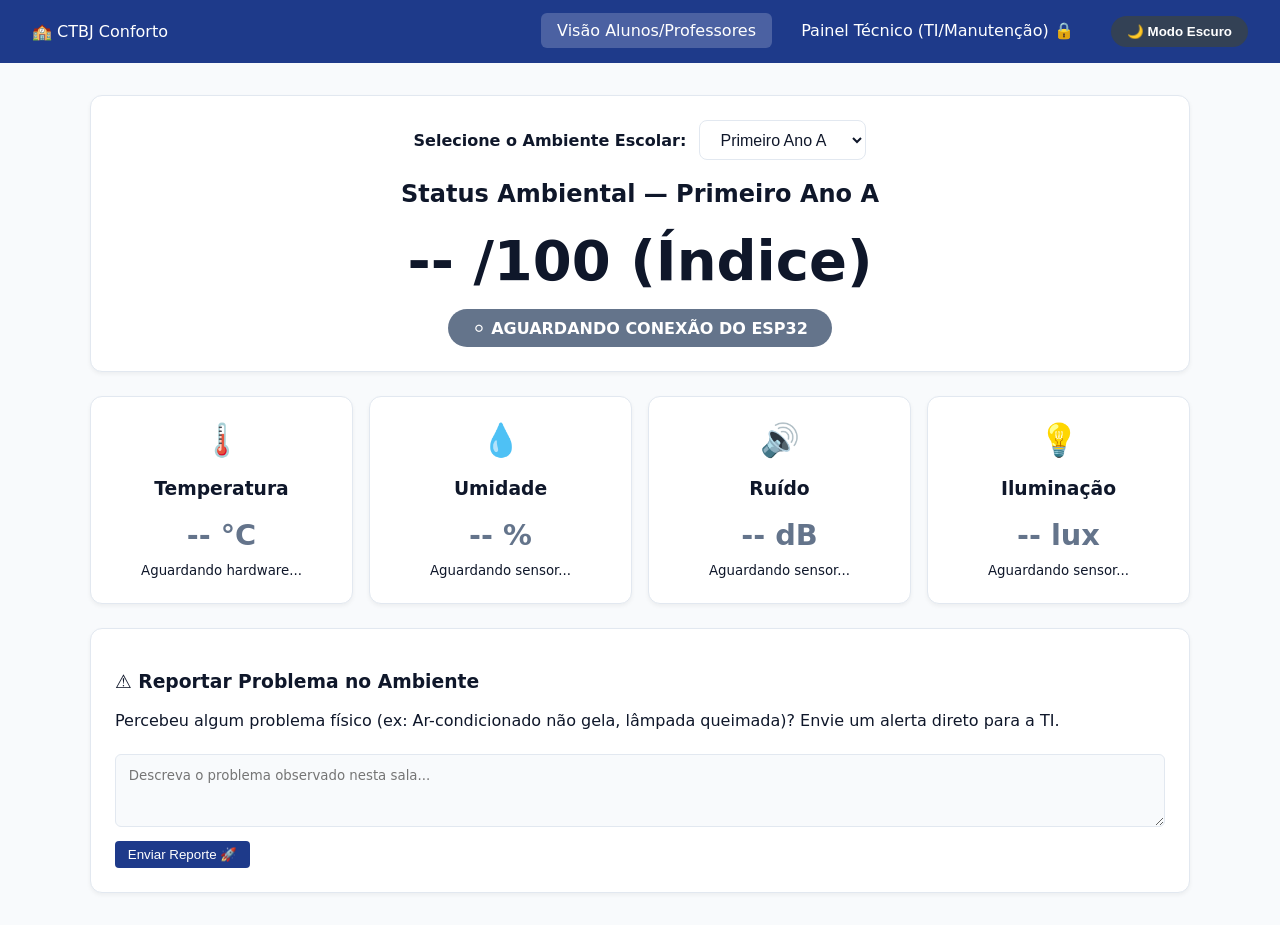
<file: docs/index.html>
<!DOCTYPE html>
<html lang="pt-BR">
<head>
    <meta charset="UTF-8">
    <meta name="viewport" content="width=device-width, initial-scale=1.0">
    <title>CTBJ Conforto — Visão da Sala</title>
    <link rel="stylesheet" href="style.css">
</head>
<body>
    <header class="navbar">
        <div class="logo">🏫 CTBJ Conforto</div>
        <nav>
            <a href="index.html" class="active">Visão Alunos/Professores</a>
            <!-- O link agora abre o modal de senha -->
            <a href="#" id="link-tecnico">Painel Técnico (TI/Manutenção) 🔒</a>
            <button id="btn-theme" class="btn-theme">🌙 Modo Escuro</button>
        </nav>
    </header>

    <main class="container">
        <!-- Seletor do Ambiente -->
        <section class="card-hero">
            <div class="selector-container">
                <label for="select-sala"><strong>Selecione o Ambiente Escolar:</strong></label>
                <select id="select-sala" class="select-box">
                    <option value="lab1">Laboratório 1</option>
                    <option value="lab2">Laboratório 2</option>
                    <option value="bib">Biblioteca</option>
                    <option value="1a" selected>Primeiro Ano A</option>
                    <option value="1b">Primeiro Ano B</option>
                    <option value="1c">Primeiro Ano C</option>
                    <option value="2a">Segundo Ano A</option>
                    <option value="2b">Segundo Ano B</option>
                    <option value="3a">Terceiro Ano A</option>
                    <option value="3b">Terceiro Ano B</option>
                </select>
            </div>

            <h2 id="room-title">Status Ambiental — Primeiro Ano A</h2>
            <div class="score-box" id="score-container">
                <span class="score-value" id="score-index">--</span>
                <span class="score-label">/100 (Índice)</span>
            </div>
            <div class="badge-status" id="status-badge">Carregando...</div>
        </section>

        <!-- Sensores -->
        <section class="grid-metrics">
            <div class="card-metric">
                <div class="icon">🌡️</div>
                <h3>Temperatura</h3>
                <p class="value" id="val-temp">-- °C</p>
                <small id="st-temp">Aguardando sensor...</small>
            </div>
            <div class="card-metric">
                <div class="icon">💧</div>
                <h3>Umidade</h3>
                <p class="value" id="val-umid">-- %</p>
                <small id="st-umid">Aguardando sensor...</small>
            </div>
            <div class="card-metric">
                <div class="icon">🔊</div>
                <h3>Ruído</h3>
                <p class="value" id="val-ruido">-- dB</p>
                <small id="st-ruido">Aguardando sensor...</small>
            </div>
            <div class="card-metric">
                <div class="icon">💡</div>
                <h3>Iluminação</h3>
                <p class="value" id="val-luz">-- lux</p>
                <small id="st-luz">Aguardando sensor...</small>
            </div>
        </section>

        <!-- NOVO: Sistema de Reporte para Alunos/Professores -->
        <section class="card-info">
            <h3>⚠️ Reportar Problema no Ambiente</h3>
            <p>Percebeu algum problema físico (ex: Ar-condicionado não gela, lâmpada queimada)? Envie um alerta direto para a TI.</p>
            <div class="report-form">
                <textarea id="texto-reporte" class="input-box" rows="3" placeholder="Descreva o problema observado nesta sala..."></textarea>
                <button id="btn-enviar-reporte" class="btn-action" style="margin-top: 10px;">Enviar Reporte 🚀</button>
            </div>
        </section>
    </main>

    <!-- Modal de Senha para Acesso Técnico -->
    <div id="modal-senha" class="modal-overlay hidden">
        <div class="modal-content">
            <h3>🔒 Acesso Restrito</h3>
            <p>Área exclusiva para TI e Manutenção. Insira a senha:</p>
            <input type="password" id="input-senha" class="input-box" placeholder="Digite a senha...">
            <p id="erro-senha" class="texto-erro hidden">Senha incorreta!</p>
            <div class="modal-actions">
                <button id="btn-cancelar-senha" class="btn-action bg-wait">Cancelar</button>
                <button id="btn-confirmar-senha" class="btn-action">Acessar Painel</button>
            </div>
        </div>
    </div>

    <script src="script.js"></script>
</body>
</html>
</file>
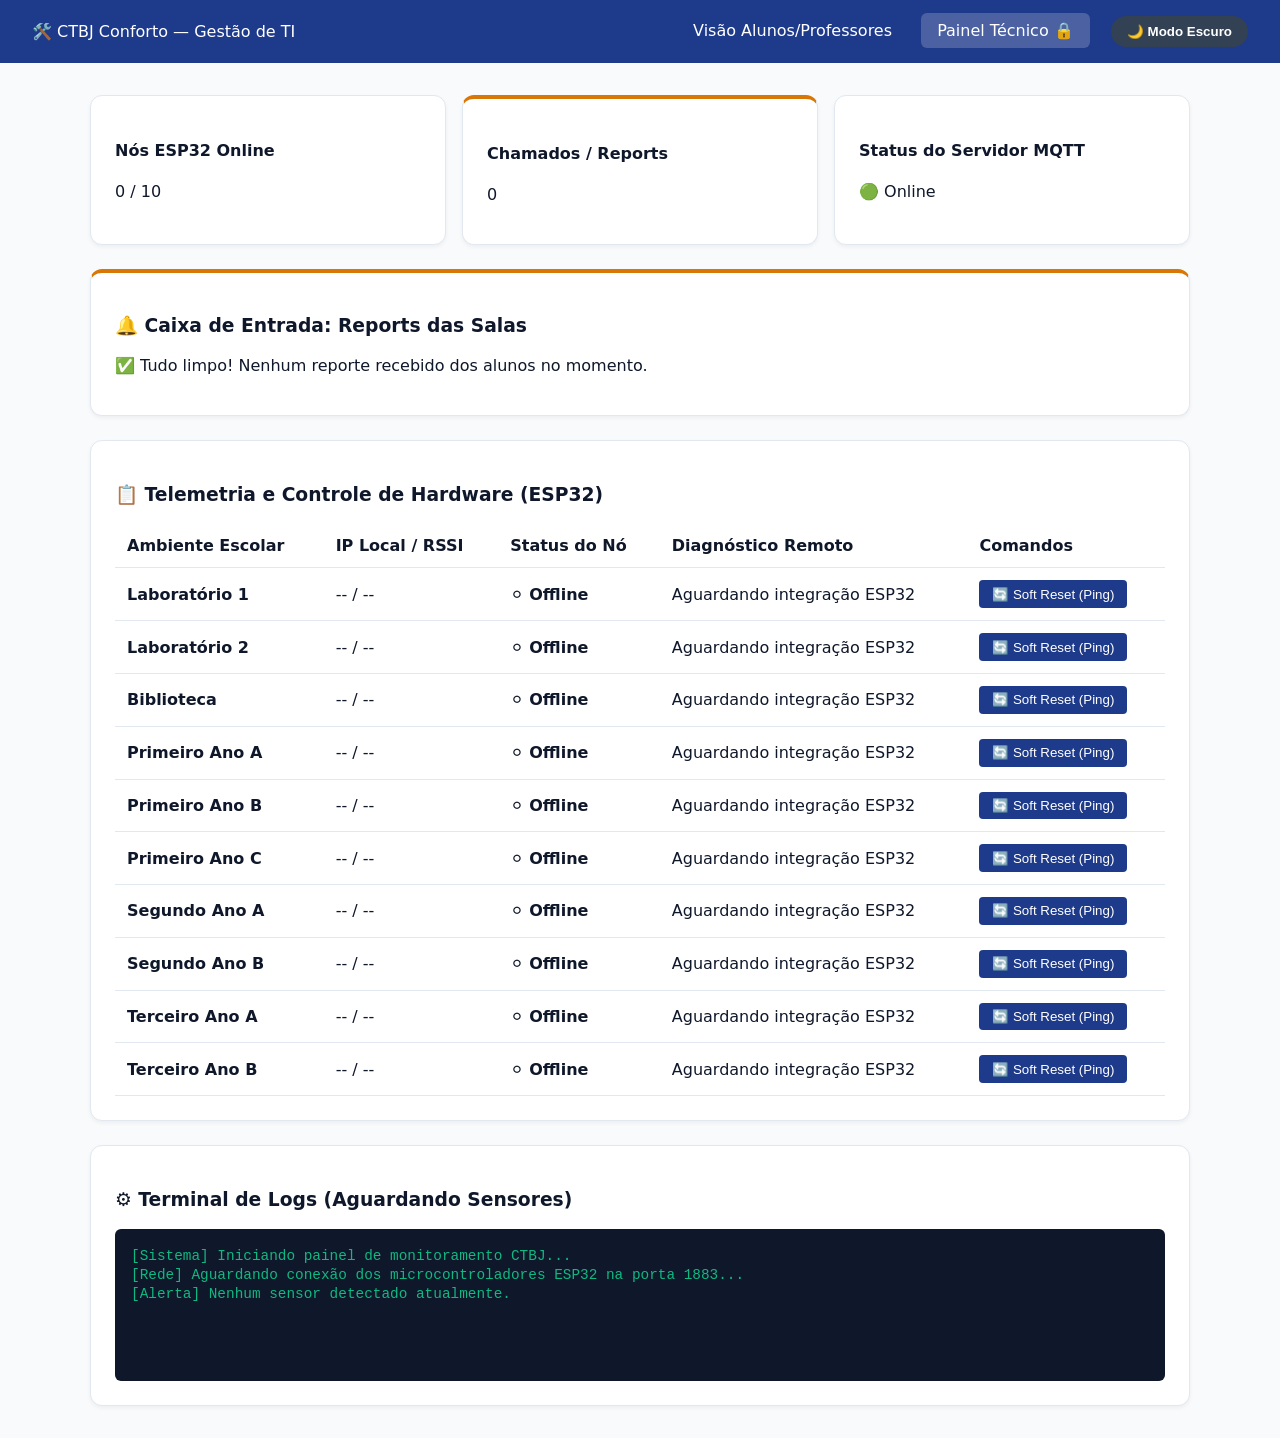
<file: docs/tecnico.html>
<!DOCTYPE html>
<html lang="pt-BR">
<head>
    <meta charset="UTF-8">
    <meta name="viewport" content="width=device-width, initial-scale=1.0">
    <title>CTBJ Conforto — Painel Técnico</title>
    <link rel="stylesheet" href="style.css">
</head>
<body>
    <header class="navbar">
        <div class="logo">🛠️ CTBJ Conforto — Gestão de TI</div>
        <nav>
            <a href="index.html">Visão Alunos/Professores</a>
            <a href="tecnico.html" class="active">Painel Técnico 🔒</a>
            <button id="btn-theme" class="btn-theme">🌙 Modo Escuro</button>
        </nav>
    </header>

    <main class="container">
        <!-- Métricas de Infraestrutura -->
        <section class="grid-summary">
            <div class="card-summary">
                <h4>Nós ESP32 Online</h4>
                <p class="summary-val" id="total-nos">0 / 10</p>
            </div>
            <div class="card-summary alert-border">
                <h4>Chamados / Reports</h4>
                <p class="summary-val" id="total-chamados">0</p>
            </div>
            <div class="card-summary">
                <h4>Status do Servidor MQTT</h4>
                <p class="summary-val">🟢 Online</p>
            </div>
        </section>

        <!-- NOVO: Caixa de Entrada de Reports dos Alunos -->
        <section class="card-info alert-border">
            <h3>🔔 Caixa de Entrada: Reports das Salas</h3>
            <ul id="lista-reports" class="report-list">
                <!-- Preenchido dinamicamente via JS -->
            </ul>
        </section>

        <!-- Tabela de Controle de Hardware -->
        <section class="card-table">
            <h3>📋 Telemetria e Controle de Hardware (ESP32)</h3>
            <table>
                <thead>
                    <tr>
                        <th>Ambiente Escolar</th>
                        <th>IP Local / RSSI</th>
                        <th>Status do Nó</th>
                        <th>Diagnóstico Remoto</th>
                        <th>Comandos</th>
                    </tr>
                </thead>
                <tbody id="tech-table-body">
                    <!-- Preenchido via JavaScript -->
                </tbody>
            </table>
        </section>

        <section class="card-info">
            <h3>⚙️ Terminal de Logs (Aguardando Sensores)</h3>
            <div class="terminal-box">
                <p>[Sistema] Iniciando painel de monitoramento CTBJ...</p>
                <p>[Rede] Aguardando conexão dos microcontroladores ESP32 na porta 1883...</p>
                <p>[Alerta] Nenhum sensor detectado atualmente.</p>
            </div>
        </section>
    </main>

    <script src="script.js"></script>
</body>
</html>
</file>
<file: docs/style.css>
/* Variáveis Padrão (Modo Claro) */
:root {
    --bg: #f8fafc;
    --card-bg: #ffffff;
    --text: #0f172a;
    --primary: #1e3a8a;
    --border: #e2e8f0;
    --ok: #16a34a;
    --warn: #d97706;
    --danger: #dc2626;
    --wait: #64748b; /* Cor para estado aguardando sensores */
    --btn-theme-bg: #334155;
    --btn-theme-text: #ffffff;
}

/* Variáveis (Modo Escuro) */
body.dark-mode {
    --bg: #0f172a;
    --card-bg: #1e293b;
    --text: #f8fafc;
    --primary: #3b82f6;
    --border: #334155;
    --btn-theme-bg: #f1f5f9;
    --btn-theme-text: #0f172a;
}

body {
    font-family: system-ui, -apple-system, sans-serif;
    background-color: var(--bg);
    color: var(--text);
    margin: 0;
    padding: 0;
    transition: background-color 0.3s ease, color 0.3s ease;
}

.navbar {
    display: flex;
    justify-content: space-between;
    align-items: center;
    background-color: #1e3a8a;
    color: white;
    padding: 1rem 2rem;
    flex-wrap: wrap;
    gap: 1rem;
}

.navbar a {
    color: white;
    text-decoration: none;
    margin-left: 0.5rem;
    padding: 0.5rem 1rem;
    border-radius: 6px;
}

.navbar a.active, .navbar a:hover {
    background-color: rgba(255, 255, 255, 0.2);
}

.btn-theme {
    background-color: var(--btn-theme-bg);
    color: var(--btn-theme-text);
    border: none;
    padding: 0.5rem 1rem;
    border-radius: 20px;
    cursor: pointer;
    font-weight: bold;
    margin-left: 1rem;
    transition: transform 0.2s;
}

.btn-theme:hover { transform: scale(1.05); }

.container {
    max-width: 1100px;
    margin: 2rem auto;
    padding: 0 1rem;
}

.card-hero, .card-metric, .card-info, .card-summary, .card-table {
    background-color: var(--card-bg);
    border: 1px solid var(--border);
    border-radius: 12px;
    padding: 1.5rem;
    margin-bottom: 1.5rem;
    box-shadow: 0 2px 4px rgba(0, 0, 0, 0.05);
}

.card-hero { text-align: center; }

.selector-container { margin-bottom: 1rem; }

.select-box {
    padding: 0.6rem 1rem;
    font-size: 1rem;
    border-radius: 8px;
    border: 1px solid var(--border);
    background-color: var(--card-bg);
    color: var(--text);
    margin-left: 0.5rem;
    cursor: pointer;
}

.score-box {
    font-size: 3.5rem;
    font-weight: bold;
    margin: 1rem 0;
}

.badge-status {
    display: inline-block;
    padding: 0.6rem 1.5rem;
    border-radius: 20px;
    font-weight: bold;
    color: white;
}

.bg-ok { background-color: var(--ok); }
.bg-warn { background-color: var(--warn); }
.bg-danger { background-color: var(--danger); }
.bg-wait { background-color: var(--wait); } /* Classe de espera */

.grid-metrics, .grid-summary {
    display: grid;
    grid-template-columns: repeat(auto-fit, minmax(200px, 1fr));
    gap: 1rem;
}

.card-metric { text-align: center; }
.card-metric .icon { font-size: 2rem; }
.card-metric .value { font-size: 1.8rem; font-weight: bold; margin: 0.5rem 0; color: var(--wait); }

table {
    width: 100%;
    border-collapse: collapse;
    margin-top: 1rem;
}

th, td {
    padding: 0.75rem;
    text-align: left;
    border-bottom: 1px solid var(--border);
}

.btn-action {
    background-color: #1e3a8a;
    color: white;
    border: none;
    padding: 0.4rem 0.8rem;
    border-radius: 4px;
    cursor: pointer;
}

.btn-disabled {
    background-color: var(--wait);
    cursor: not-allowed;
    opacity: 0.7;
}

.protocol-list li { margin-bottom: 0.5rem; }

/* -- Regras Originais omitidas por brevidade, adicione isto ao final do seu arquivo CSS -- */
/* Adicione apenas a parte abaixo ao CSS que já criamos na resposta anterior */

.input-box {
    width: 100%;
    padding: 0.8rem;
    margin-top: 0.5rem;
    border: 1px solid var(--border);
    border-radius: 6px;
    background-color: var(--bg);
    color: var(--text);
    font-family: inherit;
    box-sizing: border-box;
}

/* Modais e Sobreposições */
.modal-overlay {
    position: fixed;
    top: 0; left: 0; width: 100%; height: 100%;
    background-color: rgba(0, 0, 0, 0.6);
    display: flex;
    justify-content: center;
    align-items: center;
    z-index: 1000;
}

.modal-content {
    background-color: var(--card-bg);
    padding: 2rem;
    border-radius: 12px;
    width: 90%;
    max-width: 400px;
    text-align: center;
    box-shadow: 0 10px 25px rgba(0,0,0,0.2);
}

.modal-actions {
    display: flex;
    justify-content: space-between;
    margin-top: 1.5rem;
    gap: 1rem;
}

.modal-actions .btn-action { width: 100%; }

.hidden { display: none !important; }

.texto-erro {
    color: var(--danger);
    font-size: 0.9rem;
    margin-top: 0.5rem;
    font-weight: bold;
}

/* Lista de Notificações / Reports */
.report-list {
    list-style-type: none;
    padding: 0;
    margin: 0;
}

.report-item {
    background-color: var(--bg);
    border: 1px solid var(--border);
    border-left: 5px solid var(--warn);
    padding: 1rem;
    margin-bottom: 0.8rem;
    border-radius: 6px;
    display: flex;
    justify-content: space-between;
    align-items: center;
}

.report-content { flex-grow: 1; padding-right: 1rem; }
.report-meta { font-size: 0.8rem; color: #64748b; margin-bottom: 0.3rem;}

.btn-resolve {
    background-color: var(--ok);
    color: white;
    border: none;
    padding: 0.5rem 1rem;
    border-radius: 4px;
    cursor: pointer;
    font-weight: bold;
}

.btn-resolve:hover { filter: brightness(0.9); }

.alert-border { border-top: 4px solid var(--warn); }

.terminal-box {
    background-color: #0f172a;
    color: #10b981;
    font-family: monospace;
    padding: 1rem;
    border-radius: 6px;
    height: 120px;
    overflow-y: auto;
}
.terminal-box p { margin: 0.2rem 0; font-size: 0.9rem; }
</file>
